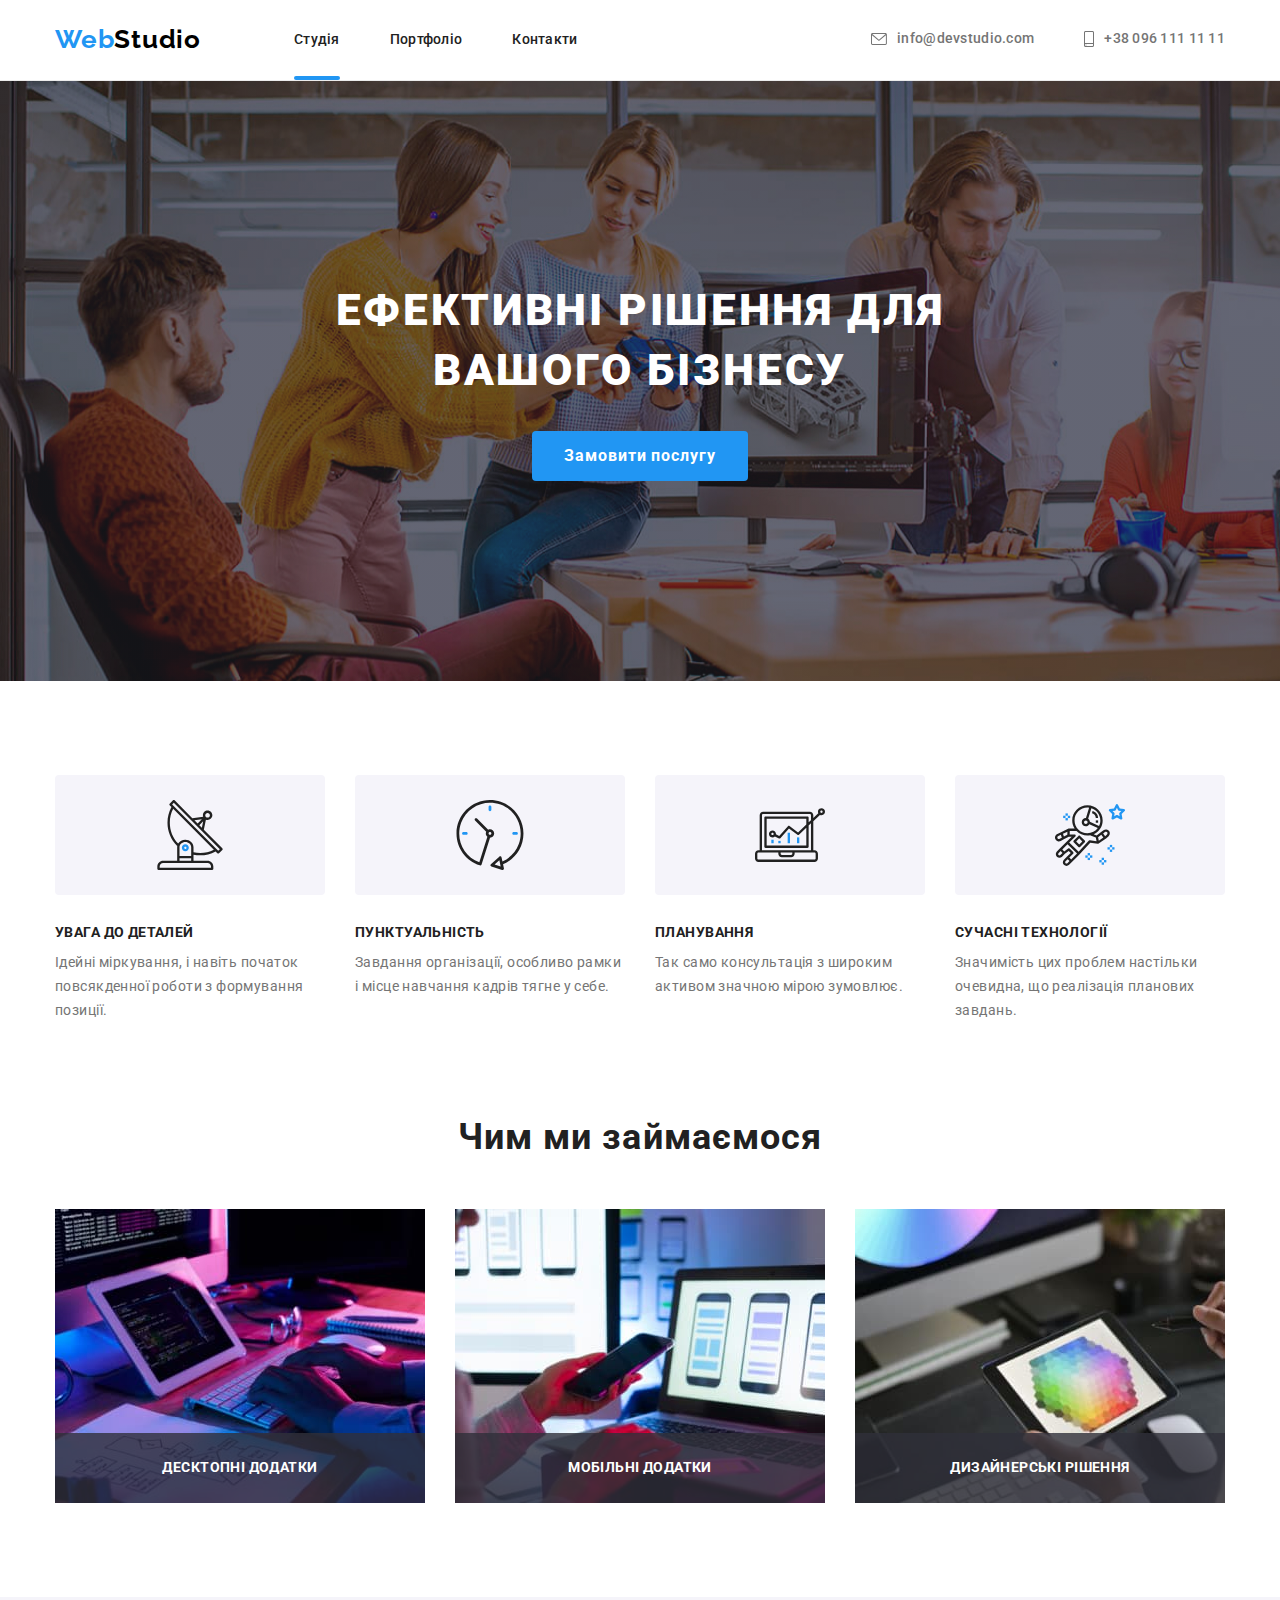
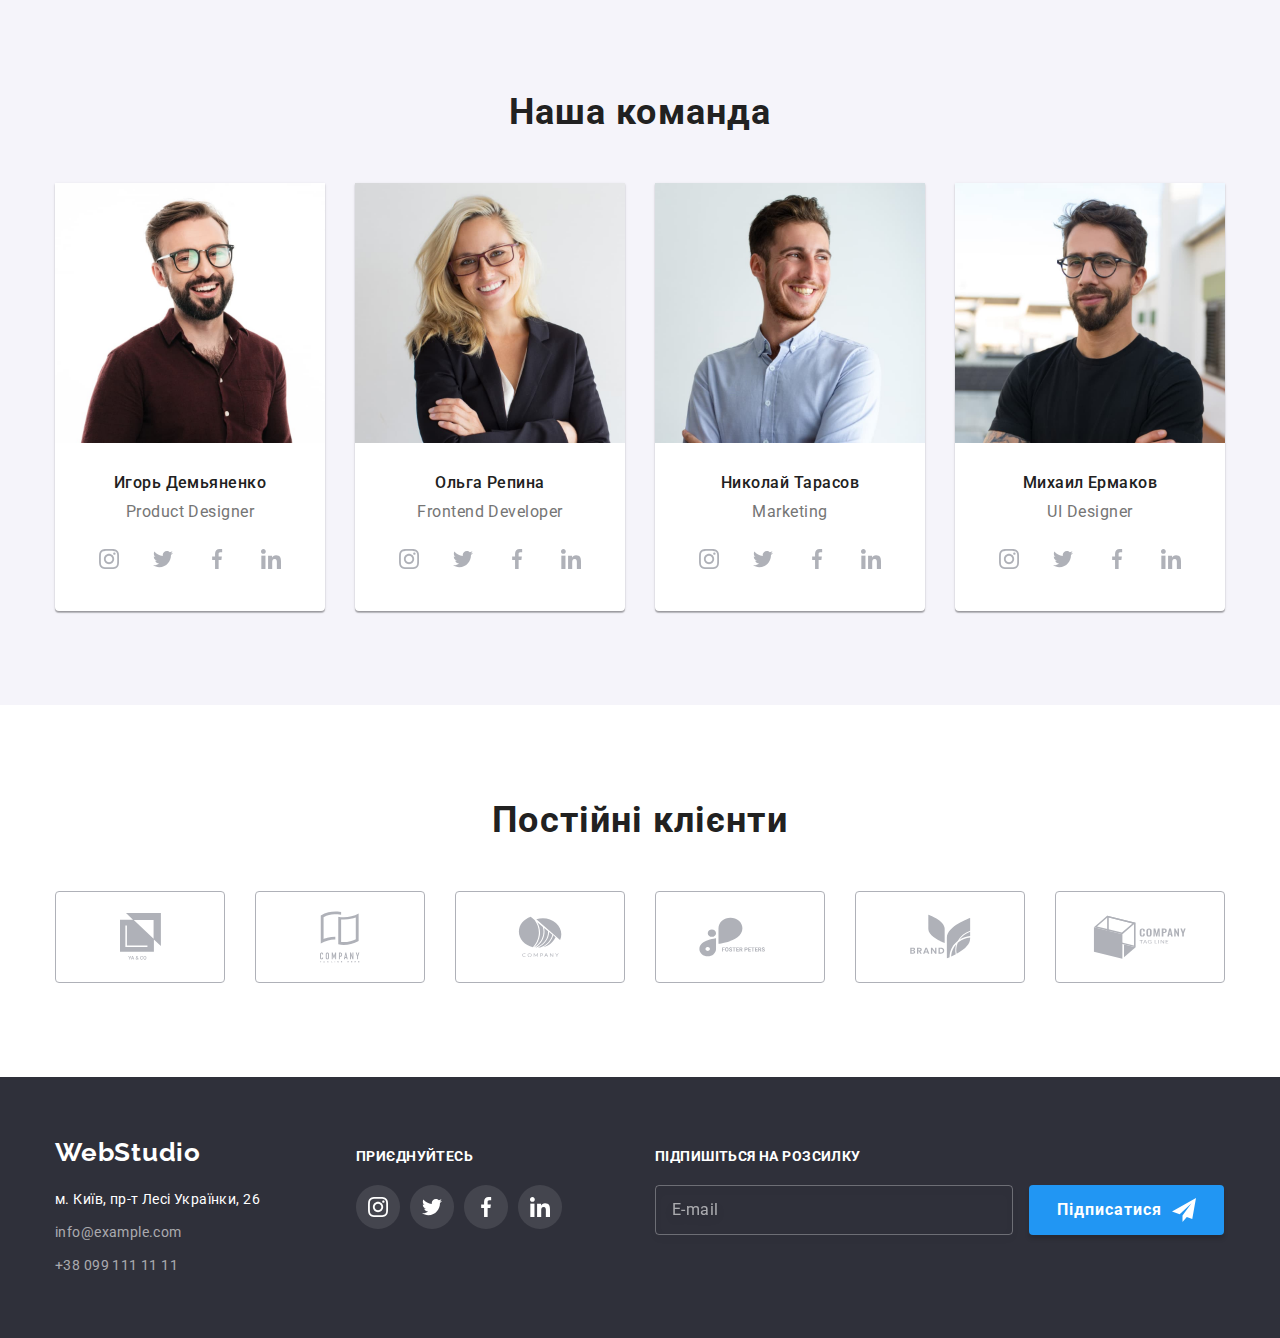
<file: index.html>
<!DOCTYPE html>
<html lang="ru">
  <head>
    <meta charset="UTF-8" />
    <meta http-equiv="X-UA-Compatible" content="IE=edge" />
    <meta name="viewport" content="width=device-width, initial-scale=1.0" />
    <title>Web Studio</title>
    <link rel="preconnect" href="https://fonts.googleapis.com" />
    <link rel="preconnect" href="https://fonts.gstatic.com" crossorigin />
    <link
      href="https://fonts.googleapis.com/css2?family=Raleway:wght@700&family=Roboto:wght@400;500;700;900&display=swap"
      rel="stylesheet"
    />
    <link
      rel="stylesheet"
      href="https://cdn.jsdelivr.net/npm/modern-normalize@1.1.0/modern-normalize.min.css"
    />
    <link rel="stylesheet" href="./css/main.min.css">
  </head>
  <body>
    <!-- HEADER -->
    <header class="page-header">
      <div class="container page-header-container">
        <nav class="page-nav">
          <a class="page-geader__logo link logo" href="" lang="en"
            ><span class="logo__word">Web</span>Studio</a
          >
          <div class="page-nav-container">
            <ul class="menu list">
              <li class="menu__item">
                <a class="menu__link link current" href="">Студія</a>
              </li>
              <li class="menu__item">
                <a class="menu__link link" href="./portfolio.html">Портфоліо</a>
              </li>
              <li class="menu__item">
                <a class="menu__link link" href="">Контакти</a>
              </li>
            </ul>
          </div>
        </nav>
        <ul class="list list-contact">
          <li>
            <a
              class="list-contact__mail-header link"
              href="mailto:info@devstudio.com"
            >
              <svg class="list-contact__icon" width="16" height="12">
                <use href="./img/sprite.svg#icon-envelope"></use>
              </svg>
              info@devstudio.com</a
            >
          </li>
          <li>
            <a class="list-contact__tel-header link" href="tel:+380961111111">
              <svg class="list-contact__icon" width="10" height="16">
                <use href="./img/sprite.svg#icon-smartphone"></use>
              </svg>
              +38 096 111 11 11</a
            >
          </li>
        </ul>
      </div>
    </header>
    <main>
      <!-- HERO -->
      <section class="hero section">
        <div class="container hero-container">
          <h1 class="hero__main-title">Ефективні рішення для вашого бізнесу</h1>
          <button class="hero__main-btn" type="button" data-modal-open>
            Замовити послугу
          </button>
        </div>
      </section>
      <!-- ABOUT -->
      <section class="about section-about">
        <div class="container">
          <h2 class="secondary-title visually-hidden">Наші переваги</h2>
          <ul class="list about-list">
            <li>
              <div class="about-list__item">
                <svg class="about-list-icon" width="70" height="70">
                  <use href="./img/sprite.svg#icon-antenna"></use>
                </svg>
              </div>
              <h3 class="about-title">Увага до деталей</h3>
              <p class="description">
                Ідейні міркування, і навіть початок повсякденної роботи з
                формування позиції.
              </p>
            </li>
            <li>
              <div class="about-list__item">
                <svg class="about-list__icon" width="70" height="70">
                  <use href="./img/sprite.svg#icon-clock"></use>
                </svg>
              </div>
              <h3 class="about-title">Пунктуальність</h3>
              <p class="description">
                Завдання організації, особливо рамки і місце навчання кадрів
                тягне у себе.
              </p>
            </li>
            <li>
              <div class="about-list__item">
                <svg class="about-list__icon" width="70" height="70">
                  <use href="./img/sprite.svg#icon-diagram"></use>
                </svg>
              </div>
              <h3 class="about-title">Планування</h3>
              <p class="description">
                Так само консультація з широким активом значною мірою зумовлює.
              </p>
            </li>
            <li>
              <div class="about-list__item">
                <svg class="about-list__icon" width="70" height="70">
                  <use href="./img/sprite.svg#icon-astronaut"></use>
                </svg>
              </div>
              <h3 class="about-title">Сучасні технології</h3>
              <p class="description">
                Значимість цих проблем настільки очевидна, що реалізація
                планових завдань.
              </p>
            </li>
          </ul>
        </div>
      </section>
      <!-- GALLERY -->
      <section class="gallery">
        <div class="container">
          <h2 class="secondary-title">Чим ми займаємося</h2>
          <ul class="list gallery-list">
            <li>
              <div class="gallery-list__overlay">
                <img
                  src="./img/what_we_do/codding.jpg"
                  alt="кто-то создает сайт используя компьютер"
                  width="370"
                  height="294"
                />
                <p class="gallery-overlay">Десктопні додатки</p>
              </div>
            </li>
            <li>
              <div class="gallery-list__overlay">
                <img
                  src="./img/what_we_do/app.jpg"
                  alt="кто-то держит телефон и ноутбук"
                  width="370"
                  height="294"
                />
                <p class="gallery-overlay">Мобільні додатки</p>
              </div>
            </li>
            <li>
              <div class="gallery-list__overlay">
                <img
                  src="./img/what_we_do/design.jpg"
                  alt="кто-то держит планшет с цветной палитрой"
                  width="370"
                  height="294"
                />
                <p class="gallery-overlay">Дизайнерські рішення</p>
              </div>
            </li>
          </ul>
        </div>
      </section>
      <!-- TEAM -->
      <section class="team section">
        <div class="container">
          <h2 class="secondary-title">Наша команда</h2>
          <ul class="list team-list">
            <li class="employee-card">
              <img
                class="employee-photo"
                src="./img/our_team/igor_demyanenko.jpg"
                alt="Мужчина в очках и бородой в красной рубашке"
                width="270"
                height="260"
              />
              <div class="employee-retreat">
                <h3 class="employee">Игорь Демьяненко</h3>
                <p class="work-position" lang="en">Product Designer</p>
                <ul class="list social-list">
                  <li class="social-list-item">
                    <a class="social-list-link" href="">
                      <svg class="social-list-icon" width="20" height="20">
                        <use href="./img/sprite.svg#instagram"></use>
                      </svg>
                    </a>
                  </li>
                  <li class="social-list-item">
                    <a class="social-list-link" href="">
                      <svg class="social-list-icon" width="20" height="20">
                        <use href="./img/sprite.svg#twitter"></use>
                      </svg>
                    </a>
                  </li>
                  <li class="social-list-item">
                    <a class="social-list-link" href="">
                      <svg class="social-list-icon" width="20" height="20">
                        <use href="./img/sprite.svg#facebook"></use>
                      </svg>
                    </a>
                  </li>
                  <li class="social-list-item">
                    <a class="social-list-link" href="">
                      <svg class="social-list-icon" width="20" height="20">
                        <use href="./img/sprite.svg#linkedin"></use>
                      </svg>
                    </a>
                  </li>
                </ul>
              </div>
            </li>
            <li class="employee-card">
              <img
                class="employee-photo"
                src="./img/our_team/olga_repina.jpg"
                alt="Светловолосая девушка в очках и костюме"
                width="270"
                height="260"
              />
              <div class="employee-retreat">
                <h3 class="employee">Ольга Репина</h3>
                <p class="work-position" lang="en">Frontend Developer</p>
                <ul class="list social-list">
                  <li class="social-list-item">
                    <a class="social-list-link" href="">
                      <svg class="social-list-icon" width="20" height="20">
                        <use href="./img/sprite.svg#instagram"></use>
                      </svg>
                    </a>
                  </li>
                  <li class="social-list-item">
                    <a class="social-list-link" href="">
                      <svg class="social-list-icon" width="20" height="20">
                        <use href="./img/sprite.svg#twitter"></use>
                      </svg>
                    </a>
                  </li>
                  <li class="social-list-item">
                    <a class="social-list-link" href="">
                      <svg class="social-list-icon" width="20" height="20">
                        <use href="./img/sprite.svg#facebook"></use>
                      </svg>
                    </a>
                  </li>
                  <li class="social-list-item">
                    <a class="social-list-link" href="">
                      <svg class="social-list-icon" width="20" height="20">
                        <use href="./img/sprite.svg#linkedin"></use>
                      </svg>
                    </a>
                  </li>
                </ul>
              </div>
            </li>
            <li class="employee-card">
              <img
                class="employee-photo"
                src="./img/our_team/nikolai_tarasov.jpg"
                alt="Мужчина с бородой в светлой рубашке"
                width="270"
                height="260"
              />
              <div class="employee-retreat">
                <h3 class="employee">Николай Тарасов</h3>
                <p class="work-position" lang="en">Marketing</p>
                <ul class="list social-list">
                  <li class="social-list-item">
                    <a class="social-list-link" href="">
                      <svg class="social-list-icon" width="20" height="20">
                        <use href="./img/sprite.svg#instagram"></use>
                      </svg>
                    </a>
                  </li>
                  <li class="social-list-item">
                    <a class="social-list-link" href="">
                      <svg class="social-list-icon" width="20" height="20">
                        <use href="./img/sprite.svg#twitter"></use>
                      </svg>
                    </a>
                  </li>
                  <li class="social-list-item">
                    <a class="social-list-link" href="">
                      <svg class="social-list-icon" width="20" height="20">
                        <use href="./img/sprite.svg#facebook"></use>
                      </svg>
                    </a>
                  </li>
                  <li class="social-list-item">
                    <a class="social-list-link" href="">
                      <svg class="social-list-icon" width="20" height="20">
                        <use href="./img/sprite.svg#linkedin"></use>
                      </svg>
                    </a>
                  </li>
                </ul>
              </div>
            </li>
            <li class="employee-card">
              <img
                class="employee-photo"
                src="./img/our_team/mikhail_ermakov.jpg"
                alt="Мужчина в очках и бородой в черной футболке"
                width="270"
                height="260"
              />
              <div class="employee-retreat">
                <h3 class="employee">Михаил Ермаков</h3>
                <p class="work-position" lang="en">UI Designer</p>
                <ul class="list social-list">
                  <li class="social-list-item">
                    <a class="social-list-link" href="">
                      <svg class="social-list-icon" width="20" height="20">
                        <use href="./img/sprite.svg#instagram"></use>
                      </svg>
                    </a>
                  </li>
                  <li class="social-list-item">
                    <a class="social-list-link" href="">
                      <svg class="social-list-icon" width="20" height="20">
                        <use href="./img/sprite.svg#twitter"></use>
                      </svg>
                    </a>
                  </li>
                  <li class="social-list-item">
                    <a class="social-list-link" href="">
                      <svg class="social-list-icon" width="20" height="20">
                        <use href="./img/sprite.svg#facebook"></use>
                      </svg>
                    </a>
                  </li>
                  <li class="social-list-item">
                    <a class="social-list-link" href="">
                      <svg class="social-list-icon" width="20" height="20">
                        <use href="./img/sprite.svg#linkedin"></use>
                      </svg>
                    </a>
                  </li>
                </ul>
              </div>
            </li>
          </ul>
        </div>
      </section>
      <section class="section">
        <div class="container">
          <h2 class="secondary-title">Постійні клієнти</h2>
          <ul class="clients-list list">
            <li class="clients-list-item">
              <a class="clients-list-link" href="">
                <svg class="clients-list-icon" width="41" height="47">
                  <use href="./img/sprite.svg#icon-client-1"></use>
                </svg>
              </a>
            </li>
            <li class="clients-list-item">
              <a class="clients-list-link" href="">
                <svg class="clients-list-icon" width="40" height="52">
                  <use href="./img/sprite.svg#icon-client-2"></use>
                </svg>
              </a>
            </li>
            <li class="clients-list-item">
              <a class="clients-list-link" href="">
                <svg class="clients-list-icon" width="44" height="41">
                  <use href="./img/sprite.svg#icon-client-3"></use>
                </svg>
              </a>
            </li>
            <li class="clients-list-item">
              <a class="clients-list-link" href="">
                <svg class="clients-list-icon" width="84" height="40">
                  <use href="./img/sprite.svg#icon-client-4"></use>
                </svg>
              </a>
            </li>
            <li class="clients-list-item">
              <a class="clients-list-link" href="">
                <svg class="clients-list-icon" width="63" height="45">
                  <use href="./img/sprite.svg#icon-client-5"></use>
                </svg>
              </a>
            </li>
            <li class="clients-list-item">
              <a class="clients-list-link" href="">
                <svg class="clients-list-icon" width="94" height="44">
                  <use href="./img/sprite.svg#icon-client-6"></use>
                </svg>
              </a>
            </li>
          </ul>
        </div>
      </section>
    </main>
    <!-- FOOTER -->
    <footer class="footer page-footer">
      <div class="container footer-nav">
        <div class="footer-nav-container">
          <a class="logo-footer link" href=""
            ><span class="logo-word">Web</span>Studio</a
          >
          <address class="adress-footer">
            <ul class="list adress-list">
              <li class="adress-item">
                <a
                  class="link contact-adress-footer"
                  href="https://goo.gl/maps/jpYYue2F7rfBRYQ29"
                  target="_blank"
                  rel="noopener noreferrer"
                  >м. Київ, пр-т Лесі Українки, 26</a
                >
              </li>
              <li class="adress-item">
                <a
                  class="link contact-mail-footer"
                  href="mailto:info@example.com"
                  >info@example.com</a
                >
              </li>
              <li class="adress-item">
                <a class="link contact-tel-footer" href="tel:+380991111111"
                  >+38 099 111 11 11</a
                >
              </li>
            </ul>
          </address>
        </div>
        <div class="footer-social-links">
          <p class="footer-text">приєднуйтесь</p>
          <ul class="list social-list">
            <li class="social-list-item">
              <a class="footer-social-list-link" href="">
                <svg class="footer-social-list-icon" width="20" height="20">
                  <use href="./img/sprite.svg#instagram"></use>
                </svg>
              </a>
            </li>
            <li class="social-list-item">
              <a class="footer-social-list-link" href="">
                <svg class="footer-social-list-icon" width="20" height="20">
                  <use href="./img/sprite.svg#twitter"></use>
                </svg>
              </a>
            </li>
            <li class="social-list-item">
              <a class="footer-social-list-link" href="">
                <svg class="footer-social-list-icon" width="20" height="20">
                  <use href="./img/sprite.svg#facebook"></use>
                </svg>
              </a>
            </li>
            <li class="social-list-item">
              <a class="footer-social-list-link" href="">
                <svg class="footer-social-list-icon" width="20" height="20">
                  <use href="./img/sprite.svg#linkedin"></use>
                </svg>
              </a>
            </li>
          </ul>
        </div>
        <div class="footer-sub">
          <form class="footer-sub-form">
            <p class="footer-sub-text">Підпишіться на розсилку</p>
            <label class="footer-sub-field">
              <input
                type="email"
                name="sub_mail"
                class="footer-sub-input"
                placeholder="E-mail"
                pattern="/^([a-z0-9_\.-]+)@([\da-z\.-]+)\.([a-z\.]{2,6})$/"
              />
            </label>
            <button type="submit" class="footer-sub-btn">
              <span class="footer-sub-place"
                >Підписатися
                <svg class="footer-sub-btn-icon" width="24" height="24">
                  <use href="./img/sprite.svg#icon-send"></use>
                </svg>
              </span>
            </button>
          </form>
        </div>
      </div>
    </footer>

    <div class="backdrop is-hidden" data-modal>
      <div class="modal">
        <button type="button" class="modal-button-close" data-modal-close>
          <svg class="modal-button-close-icon" width="18" height="18">
            <use href="./img/sprite.svg#icon-close"></use>
          </svg>
        </button>
        <form class="modal-form">
          <p class="modal-form-text">Залиште свої дані, ми вам передзвонимо</p>
          <label class="modal-form-field">
            <span class="modal-form-input-desc">Ім'я</span>
            <span class="modal-form-input-wrapper">
              <input
                type="text"
                name="user_name"
                class="modal-form-input"
                required
                pattern="[a-zA-Zа-яА-Я]+"
                minlength="2"
              />
              <svg class="modal-form-input-icon" width="18" height="18">
                <use href="./img/sprite.svg#icon-person"></use>
              </svg>
            </span>
          </label>
          <label class="modal-form-field">
            <span class="modal-form-input-desc">Телефон</span>
            <span class="modal-form-input-wrapper">
              <input
                type="tel"
                name="user_phone"
                class="modal-form-input"
                required
                pattern="[\+]\d{3}\s[\(]\d{2}[\)]\s\d{3}[\-]\d{2}[\-]\d{2}"
              />
              <svg class="modal-form-input-icon" width="18" height="18">
                <use href="./img/sprite.svg#icon-phone"></use>
              </svg>
            </span>
          </label>
          <label class="modal-form-field">
            <span class="modal-form-input-desc">Пошта</span>
            <span class="modal-form-input-wrapper">
              <input
                type="email"
                name="user_mail"
                class="modal-form-input"
                required
                pattern="/^([a-z0-9_\.-]+)@([\da-z\.-]+)\.([a-z\.]{2,6})$/"
              />
              <svg class="modal-form-input-icon" width="18" height="18">
                <use href="./img/sprite.svg#icon-email"></use>
              </svg>
            </span>
          </label>
          <label class="modal-form-field">
            <span class="modal-form-input-desc">Коментар</span>
            <textarea
              name="user_massage"
              class="modal-form-massage"
              placeholder="Введіть текст"
            ></textarea>
          </label>
          <input
            type="checkbox"
            id="user-policy"
            name="user_policy"
            class="modal-form-check visually-hidden"
          />
          <label for="user-policy" class="modal-form-check-desc"
            >Погоджуюся з розсилкою та приймаю&nbsp;<a
              href=""
              class="modal-form-check-desc-link"
              >&nbsp;Умови договору</a
            >
          </label>
          <button type="submit" class="modal-form-button-submit">
            Відправити
          </button>
        </form>
      </div>
    </div>
    <script src="./js/modal.js"></script>
  </body>
</html>
</file>
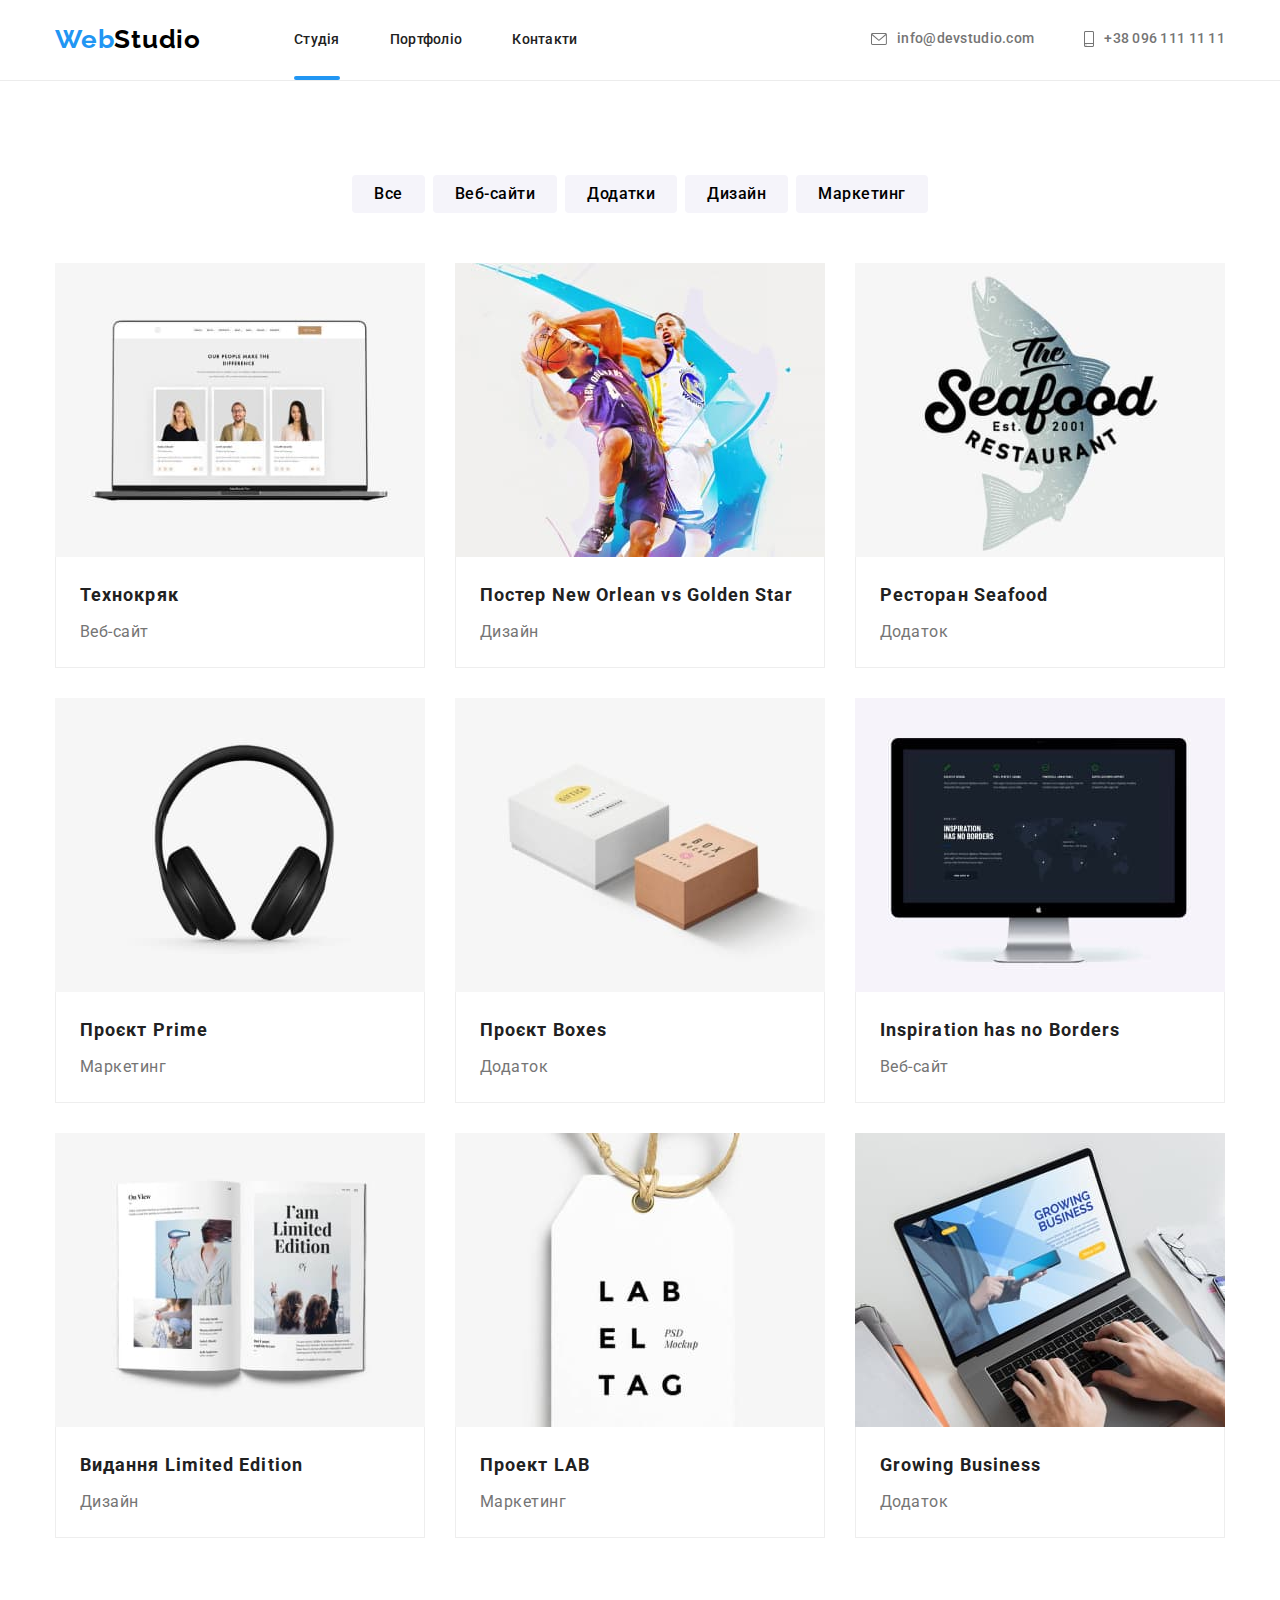
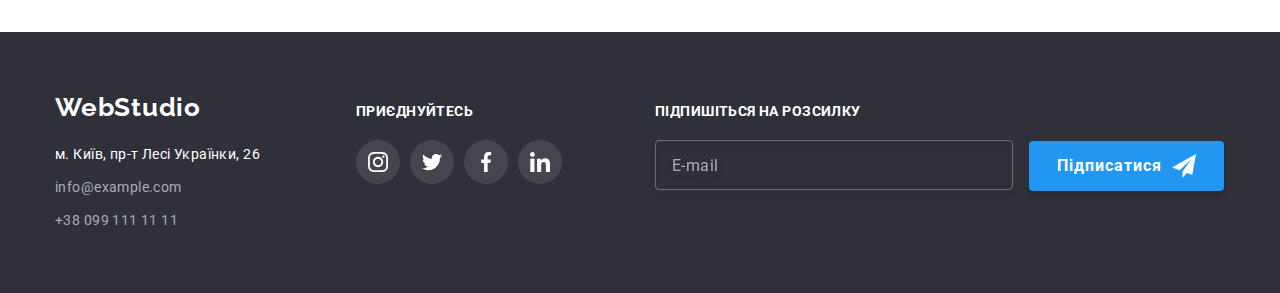
<file: portfolio.html>
<!DOCTYPE html>
<html lang="ru">
<head>
    <meta charset="UTF-8">
    <meta http-equiv="X-UA-Compatible" content="IE=edge">
    <meta name="viewport" content="width=device-width, initial-scale=1.0">
    <title>Портфолио</title>
    <link rel="preconnect" href="https://fonts.googleapis.com">
    <link rel="preconnect" href="https://fonts.gstatic.com" crossorigin>
    <link href="https://fonts.googleapis.com/css2?family=Raleway:wght@700&family=Roboto:wght@400;500;700;900&display=swap"
        rel="stylesheet">
        <link rel="stylesheet" href="https://cdn.jsdelivr.net/npm/modern-normalize@1.1.0/modern-normalize.min.css">
    <link rel="stylesheet" href="./css/main.min.css">
</head>
<body>
    <header class="page-header">
        <div class="container page-header-container">
            <nav class="page-nav">
                <a class="page-geader__logo link logo" href="" lang="en"><span class="logo__word">Web</span>Studio</a>
                <div class="page-nav-container">
                    <ul class="menu list">
                        <li class="menu__item">
                            <a class="menu__link link current" href="">Студія</a>
                        </li>
                        <li class="menu__item">
                            <a class="menu__link link" href="./portfolio.html">Портфоліо</a>
                        </li>
                        <li class="menu__item">
                            <a class="menu__link link" href="">Контакти</a>
                        </li>
                    </ul>
                </div>
            </nav>
            <ul class="list list-contact">
                <li>
                    <a class="list-contact__mail-header link" href="mailto:info@devstudio.com">
                        <svg class="list-contact__icon" width="16" height="12">
                            <use href="./img/sprite.svg#icon-envelope"></use>
                        </svg>
                        info@devstudio.com</a>
                </li>
                <li>
                    <a class="list-contact__tel-header link" href="tel:+380961111111">
                        <svg class="list-contact__icon" width="10" height="16">
                            <use href="./img/sprite.svg#icon-smartphone"></use>
                        </svg>
                        +38 096 111 11 11</a>
                </li>
            </ul>
        </div>
    </header>
    <main>
        <section class="section">
            <h1 class="visually-hidden">Портфоліо</h1>
            <div class="container">
                <ul class="list portfolio-btn-list">
                    <li>
                        <button class="btn-portfolio" type="button">Все</button>
                    </li>
                    <li>
                        <button class="btn-portfolio" type="button">Веб-сайти</button>
                    </li>
                    <li>
                        <button class="btn-portfolio" type="button">Додатки</button>
                    </li>
                    <li>
                        <button class="btn-portfolio" type="button">Дизайн</button>
                    </li>
                    <li>
                        <button class="btn-portfolio" type="button">Маркетинг</button>
                    </li>
                </ul>
            </div>
            <div class="container">
                <ul class="list projects-list">
                    <li class="projects-card">
                        <div class="project-card-overlay">
                            <a class="link" href=""><img class="project-photo" 
                                src="./img/portfolio/laptop-web-site.jpg"
                                alt="открытый ноутбук с веб-сайтом" 
                                width="370" 
                                height="294">
                            <p class="project-overlay">
                                Ресурс пропонує комплексні пропозиції з різним рівнем функціоналу та сервісів. Все це дозволить відвідувачу отримати вичерпні відомості про компанію чи приватну особу.
                            </p>
                        </div>
                            <div class="project-card-wrapper">
                                <h2 class="portfolio-name-project">Технокряк</h2>
                                <p class="type-of-project">Веб-сайт</p>
                            </div>
                            </a>
                    </li>
                    <li class="projects-card">
                        <div class="project-card-overlay">
                            <a class="link" href=""><img class="project-photo" 
                            src="./img/portfolio/basketball-poster.jpg"
                            alt="баскетболист выбивает баскетбольный мяч у другого баскетболиста" 
                            width="370" 
                            height="294">
                            <p class="project-overlay">
                                Ресурс пропонує комплексні пропозиції з різним рівнем функціоналу та сервісів. Все це дозволить відвідувачу отримати вичерпні відомості про компанію чи приватну особу.
                            </p>
                        </div>
                            <div class="project-card-wrapper">
                                <h2 class="portfolio-name-project">Постер New Orlean vs Golden Star</h2>
                                <p class="type-of-project">Дизайн</p>
                            </div>
                            </a>
                    </li>
                    <li class="projects-card">
                        <div class="project-card-overlay">
                            <a class="link" href=""><img class="project-photo" 
                            src="./img/portfolio/restaurant-seafood.jpg"
                            alt="логотип рыбы и надпись The Seafood Restaurant" 
                            width="370" 
                            height="294">
                            <p class="project-overlay">
                                Ресурс пропонує комплексні пропозиції з різним рівнем функціоналу та сервісів. Все це дозволить відвідувачу отримати вичерпні відомості про компанію чи приватну особу.
                            </p>
                        </div>
                            <div class="project-card-wrapper">
                                <h2 class="portfolio-name-project">Ресторан Seafood</h2>
                                <p class="type-of-project">Додаток</p>
                            </div>
                            </a>
                    </li>
                    <li class="projects-card">
                        <div class="project-card-overlay">
                            <a class="link" href=""><img class="project-photo" 
                            src="./img/portfolio/headphone.jpg" 
                            alt="навушники" 
                            width="370" 
                            height="294">
                            <p class="project-overlay">
                                Ресурс пропонує комплексні пропозиції з різним рівнем функціоналу та сервісів. Все це дозволить відвідувачу отримати вичерпні відомості про компанію чи приватну особу.
                            </p>
                        </div>
                            <div class="project-card-wrapper">
                                <h2 class="portfolio-name-project">Проєкт Prime</h2>
                                <p class="type-of-project">Маркетинг</p>
                            </div>
                        </a>
                    </li>
                    <li class="projects-card">
                        <div class="project-card-overlay">
                            <a class="link" href=""><img class="project-photo" 
                            src="./img/portfolio/boxes.jpg" 
                            alt="две коробки" 
                            width="370" 
                            height="294">
                            <p class="project-overlay">
                                Ресурс пропонує комплексні пропозиції з різним рівнем функціоналу та сервісів. Все це дозволить відвідувачу отримати вичерпні відомості про компанію чи приватну особу.
                            </p>
                        </div>
                            <div class="project-card-wrapper">
                                <h2 class="portfolio-name-project">Проєкт Boxes</h2>
                                <p class="type-of-project">Додаток</p>
                            </div>
                            </a>
                    </li>
                    <li class="projects-card">
                        <div class="project-card-overlay">
                            <a class="link" href=""><img class="project-photo" 
                            src="./img/portfolio/monitor.jpg" 
                            alt="монитор с открытым сайтом" 
                            width="370"
                            height="294">
                            <p class="project-overlay">
                                Ресурс пропонує комплексні пропозиції з різним рівнем функціоналу та сервісів. Все це дозволить відвідувачу отримати вичерпні відомості про компанію чи приватну особу.
                            </p>
                        </div>
                            <div class="project-card-wrapper">
                                <h2 class="portfolio-name-project">Inspiration has no Borders</h2>
                                <p class="type-of-project">Веб-сайт</p>
                            </div>
                            </a>
                    </li>
                    <li class="projects-card">
                        <div class="project-card-overlay">
                            <a class="link" href=""><img class="project-photo" 
                            src="./img/portfolio/book.jpg" 
                            alt="открытая книга" 
                            width="370" 
                            height="294">
                            <p class="project-overlay">
                                Ресурс пропонує комплексні пропозиції з різним рівнем функціоналу та сервісів. Все це дозволить відвідувачу отримати вичерпні відомості про компанію чи приватну особу.
                            </p>
                        </div>
                            <div class="project-card-wrapper">
                                <h2 class="portfolio-name-project">Видання Limited Edition</h2>
                                <p class="type-of-project">Дизайн</p>
                            </div>
                            </a>
                    </li>
                    <li class="projects-card">
                        <div class="project-card-overlay">
                            <a class="link" href=""><img class="project-photo" 
                            src="./img/portfolio/project-lab.jpg" 
                            alt="ценник с надписью LAB EL TAG"
                            width="370" 
                            height="294">
                            <p class="project-overlay">
                                Ресурс пропонує комплексні пропозиції з різним рівнем функціоналу та сервісів. Все це дозволить відвідувачу отримати вичерпні відомості про компанію чи приватну особу.
                            </p>
                        </div>
                            <div class="project-card-wrapper">
                                <h2 class="portfolio-name-project">Проект LAB</h2>
                                <p class="type-of-project">Маркетинг</p>
                            </div>
                            </a>
                    </li>
                    <li class="projects-card">
                        <div class="project-card-overlay">
                            <a class="link" href=""><img class="project-photo" 
                            src="./img/portfolio/laptop-growing-business.jpg"
                            alt="открытый ноутбук с сайтом Growing Business" 
                            width="370" 
                            height="294">
                            <p class="project-overlay">
                                Ресурс пропонує комплексні пропозиції з різним рівнем функціоналу та сервісів. Все це дозволить відвідувачу отримати вичерпні відомості про компанію чи приватну особу.
                            </p>
                        </div>
                            <div class="project-card-wrapper">
                                <h2 class="portfolio-name-project">Growing Business</h2>
                                <p class="type-of-project">Додаток</p>
                            </div>
                            </a>
                    </li>
                </ul>
            </div>
        </section>
    </main>
    <footer class="footer page-footer">
        <div class="container footer-nav">
            <div class="footer-nav-container">
                <a class="logo-footer link" href=""><span class="logo-word">Web</span>Studio</a>
                <address class="adress-footer">
                    <ul class="list adress-list">
                        <li class="adress-item">
                            <a class="link contact-adress-footer" href="https://goo.gl/maps/jpYYue2F7rfBRYQ29" target="_blank"
                                rel="noopener noreferrer">м. Київ, пр-т Лесі Українки, 26</a>
                        </li>
                        <li class="adress-item">
                            <a class="link contact-mail-footer" href="mailto:info@example.com">info@example.com</a>
                        </li>
                        <li class="adress-item">
                            <a class="link contact-tel-footer" href="tel:+380991111111">+38 099 111 11 11</a>
                        </li>
                    </ul>
                </address>
            </div>
            <div class="footer-social-links">
                <p class="footer-text">приєднуйтесь</p>
                <ul class="list social-list">
                    <li class="social-list-item">
                        <a class="footer-social-list-link" href="">
                            <svg class="footer-social-list-icon" width="20" height="20">
                                <use href="./img/sprite.svg#instagram"></use>
                            </svg>
                        </a>
                    </li>
                    <li class="social-list-item">
                        <a class="footer-social-list-link" href="">
                            <svg class="footer-social-list-icon" width="20" height="20">
                                <use href="./img/sprite.svg#twitter"></use>
                            </svg>
                        </a>
                    </li>
                    <li class="social-list-item">
                        <a class="footer-social-list-link " href="">
                            <svg class="footer-social-list-icon" width="20" height="20">
                                <use href="./img/sprite.svg#facebook"></use>
                            </svg>
                        </a>
                    </li>
                    <li class="social-list-item">
                        <a class="footer-social-list-link" href="">
                            <svg class="footer-social-list-icon" width="20" height="20">
                                <use href="./img/sprite.svg#linkedin"></use>
                            </svg>
                        </a>
                    </li>
                </ul>
            </div>
            <div class="footer-sub">
                <form class="footer-sub-form">
                    <p class="footer-sub-text">Підпишіться на розсилку</p>
                    <label class="footer-sub-field">
                        <input type="email" name="sub_mail" class="footer-sub-input" placeholder="E-mail">
                    </label>
                    <button type="submit" class="footer-sub-btn"> <span class="footer-sub-place">Підписатися
                            <svg class="footer-sub-btn-icon" width="24" height="24">
                                <use href="./img/sprite.svg#icon-send"></use>
                            </svg></span>
                    </button>
                </form>
            </div>
        </div>
    </footer>
</body>
</html>
</file>
<file: css/main.min.css>
h1,h2,h3,h4,p{margin-top:0;margin-bottom:0}ul{margin-top:0;margin-bottom:0;padding-left:0}img{display:block}button{cursor:pointer}body{font-family:var(--primary-font)}.list{list-style:none}.link{text-decoration:none}.container{width:1200px;margin-left:auto;margin-right:auto;padding-left:15px;padding-right:15px}.section{padding-top:94px;padding-bottom:94px}.secondary-title{font-weight:700;font-size:36px;line-height:1.17;text-align:center;letter-spacing:.03em;color:var(--primary-text-color);margin-bottom:50px}.backdrop{position:fixed;z-index:100;top:0;left:0;width:100%;height:100%;background-color:rgba(0,0,0,.2);transition:opacity var(--transition-dur-and-func),visibility var(--transition-dur-and-func)}.backdrop.is-hidden{opacity:0;visibility:hidden;pointer-events:none}.modal{position:absolute;width:528px;height:581px;top:50%;left:50%;transform:translate(-50%, -50%);background-color:#fff;padding:40px}.modal-button-close{position:absolute;top:14px;right:14px;width:30px;height:30px;display:flex;justify-content:center;align-items:center;padding:0;border-radius:50%;border:1px solid rgba(0,0,0,.1);background-color:rgba(0,0,0,0)}.modal-button-close-icon{transition:fill var(--transition-dur-and-func)}.modal-button-close:hover .modal-button-close-icon,.modal-button-close:focus .modal-button-close-icon{fill:#2196f3}.modal-form{display:flex;flex-direction:column}.modal-form-text{font-weight:700;font-size:20px;line-height:1.15;text-align:center;letter-spacing:.03em;color:#212121;margin-bottom:12px}.modal-form-field{margin-bottom:10px}.modal-form-input-desc{display:block;font-weight:400;font-size:12px;line-height:1.16;letter-spacing:.01em;color:#757575;margin-bottom:4px}.modal-form-input-wrapper{display:block;position:relative}.modal-form-input{width:100%;height:40px;border:1px solid rgba(33,33,33,.2);border-radius:4px;padding-left:42px;font-weight:400;font-size:12px;line-height:1.16;letter-spacing:.01em;transition:border-color var(--transition-dur-and-func)}.modal-form-input:focus{outline:none;border-color:#2196f3}.modal-form-input-icon{position:absolute;top:50%;left:12px;width:18px;height:18px;display:block;transform:translate(0, -50%);transition:fill var(--transition-dur-and-func)}.modal-form-input:focus+.modal-form-input-icon{fill:#2196f3}.modal-form-massage{resize:none;width:100%;height:120px;border:1px solid rgba(33,33,33,.2);border-radius:4px;padding:12px 16px;font-weight:400;font-size:12px;line-height:1.16;letter-spacing:.01em}.modal-form-massage::placeholder{font-weight:400;font-size:12px;line-height:1.16;letter-spacing:.01em;color:rgba(117,117,117,.5);transition:border-color var(--transition-dur-and-func)}.modal-form-massage:focus{outline:none;border-color:#2196f3}.modal-form-check-desc{display:flex;align-items:center;font-weight:400;font-size:14px;line-height:1.71;letter-spacing:.03em;color:#757575;margin-bottom:30px}.modal-form-check-desc::before{content:"";display:block;width:16px;height:15px;margin-right:7px;cursor:pointer;background-image:url(../img/Vector.svg);transition:background-image var(--transition-dur-and-func)}.modal-form-check:checked+.modal-form-check-desc::before{background-image:url(../img/icon_check.svg)}.modal-form-check:focus+.modal-form-check-desc::before{outline:1px solid #2196f3;border-radius:2px}.modal-form-check-desc-link{color:#2196f3;text-decoration-line:underline}.modal-form-button-submit{font-weight:700;font-size:16px;align-self:center;line-height:1.88;letter-spacing:.06em;color:#fff;padding:10px 52px;background-color:#2196f3;box-shadow:0px 4px 4px rgba(0,0,0,.15);border-radius:4px;border:none;transition:background-color var(--transition-dur-and-func),box-shadow var(--transition-dur-and-func),border-radius var(--transition-dur-and-func)}.modal-form-button-submit:hover,.modal-form-button-submit:focus{background-color:#188ce8;box-shadow:0px 4px 4px rgba(0,0,0,.15);border-radius:4px}.description{font-weight:400;font-size:14px;line-height:1.71;letter-spacing:.03em;color:#757575;width:270px}.social-list-link{display:flex;justify-content:center;align-items:center;width:44px;height:44px;border-radius:50%;transition:background-color var(--transition-dur-and-func)}.social-list-link:hover,.social-list-link:focus{background-color:#2196f3}.social-list-icon{fill:#afb1b8;transition:fill var(--transition-dur-and-func)}.social-list-link:hover .social-list-icon,.social-list-link:focus .social-list-icon{fill:#fff}.page-header{padding-top:24px;padding-bottom:25px;border-bottom:1px solid #ececec}.page-header-container{display:flex;align-items:center;justify-content:space-between}.page-nav{display:flex;align-items:center}.page-geader__logo{font-family:var(--secondary-font);font-weight:700;font-size:26px;line-height:1.19;letter-spacing:.03em;color:var(--black-logo-color);margin-right:93px}.logo__word{color:#2196f3}.menu{display:flex;justify-content:center}.menu__item:not(:last-child){margin-right:50px}.menu__link{padding-top:32px;padding-bottom:32px;position:relative;font-weight:500;font-size:14px;line-height:1.14;letter-spacing:.02em;color:var(--primary-text-color);transition:color var(--transition-dur-and-func)}.menu__link:focus,.menu__link:hover{color:#2196f3}.current::after{position:absolute;content:"";left:0;bottom:0;width:100%;height:4px;border-radius:2px;margin-bottom:-1px;background-color:#2196f3}.list-contact{display:flex}.list-contact-icon{margin-right:10px}.list-contact__mail-header{display:flex;justify-content:center;font-weight:500;font-size:14px;line-height:1.14;letter-spacing:.02em;color:#757575;margin-left:auto;margin-right:50px;transition:color var(--transition-dur-and-func)}.list-contact__mail-header:hover,.list-contact__mail-header:focus{color:#2196f3}.list-contact__icon{margin-right:10px;align-self:center;fill:currentColor}.list-contact__tel-header{display:flex;justify-content:center;font-weight:500;font-size:14px;line-height:1.14;letter-spacing:.02em;color:#757575;transition:color var(--transition-dur-and-func)}.list-contact__tel-header:hover,.list-contact__tel-header:focus{color:#2196f3}.hero{background-color:#c4c4c4;padding-top:200px;padding-bottom:200px;background-image:linear-gradient(rgba(47, 48, 58, 0.4), rgba(47, 48, 58, 0.4)),url(../img/bg/bg-img.jpg);background-size:cover}.hero-container{display:flex;flex-direction:column;align-items:center}.hero__main-title{font-weight:900;font-size:44px;line-height:1.36;text-align:center;letter-spacing:.06em;text-transform:uppercase;color:#fff;width:696px;margin-bottom:30px}.hero__main-btn{font-family:var(--primary-font);font-weight:700;font-size:16px;line-height:1.88;text-align:center;letter-spacing:.06em;color:#fff;background-color:#2196f3;padding:10px 32px;border-radius:4px;border:none;transition:background-color var(--transition-dur-and-func),box-shadow var(--transition-dur-and-func),border-radius var(--transition-dur-and-func)}.hero__main-btn:hover,.hero__main-btn:focus{background-color:#188ce8;box-shadow:0px 4px 4px rgba(0,0,0,.15);border-radius:4px}.section-about{padding-top:94px;padding-bottom:47px}.about-list{display:flex;justify-content:space-between}.about-list__item{display:flex;justify-content:center;align-items:center;width:270px;height:120px;background-color:#f5f4fa;border-radius:4px;margin-bottom:30px}.about-title{font-weight:700;font-size:14px;line-height:1.14;letter-spacing:.03em;text-transform:uppercase;color:var(--primary-text-color);margin-bottom:10px}.gallery{padding-top:47px;padding-bottom:94px}.gallery-list{display:flex;justify-content:space-between;flex-wrap:wrap}.gallery-list__overlay{position:relative}.gallery-overlay{position:absolute;bottom:0;left:0;width:100%;overflow:auto;font-weight:700;font-size:14px;line-height:1.14;text-align:center;letter-spacing:.03em;text-transform:uppercase;color:#fff;padding-top:27px;padding-bottom:27px;background-color:rgba(47,48,58,.8)}.team{background-color:#f5f4fa}.team-list{display:flex;flex-wrap:wrap;gap:30px}.employee-card{flex-basis:calc((100% - 90px)/4);background-color:#fff;box-shadow:0px 1px 3px rgba(0,0,0,.12),0px 1px 1px rgba(0,0,0,.14),0px 2px 1px rgba(0,0,0,.2);border-radius:0px 0px 4px 4px}.employee-retreat{padding-top:30px;padding-bottom:30px}.employee{font-weight:500;font-size:16px;line-height:1.19;text-align:center;letter-spacing:.03em;color:var(--primary-text-color);margin-bottom:10px}.work-position{font-weight:400;font-size:16px;line-height:1.19;text-align:center;letter-spacing:.03em;color:#757575;margin-bottom:16px}.social-list{display:flex;justify-content:center;gap:10px}.clients-list{display:flex;justify-content:center;align-items:center;gap:30px;flex-wrap:wrap}.clients-list-link{display:flex;justify-content:center;align-items:center;width:170px;height:92px;border:1px solid #afb1b8;border-radius:4px;transition:border var(--transition-dur-and-func)}.clients-list-link:hover,.clients-list-link:focus{border:1px solid #2196f3}.clients-list-icon{fill:#afb1b8;transition:fill var(--transition-dur-and-func)}.clients-list-link:hover .clients-list-icon,.clients-list-link:focus .clients-list-icon{fill:#2196f3}.footer{background-color:var(--dark-background-color)}.page-footer{padding-top:60px;padding-bottom:60px}.footer-nav{display:flex;align-items:baseline}.footer-nav-container{margin-right:70px}.logo-footer{font-family:var(--secondary-font);font-weight:700;font-size:26px;line-height:1.19;letter-spacing:.03em;color:var(--white-logo-color)}.adress-footer{font-style:normal;width:231px;margin-top:20px}.adress-item:not(:last-child){margin-bottom:9px}.contact-adress-footer{font-weight:400;font-size:14px;line-height:1.71;letter-spacing:.03em;color:#fff;transition:color var(--transition-dur-and-func)}.contact-adress-footer:hover,.contact-adress-footer:focus{color:#2196f3}.contact-mail-footer{font-weight:400;font-size:14px;line-height:1.71;letter-spacing:.03em;color:rgba(255,255,255,.6);transition:color var(--transition-dur-and-func)}.contact-mail-footer:hover,.contact-mail-footer:focus{color:#2196f3}.contact-tel-footer{font-weight:400;font-size:14px;line-height:1.71;letter-spacing:.03em;color:rgba(255,255,255,.6);transition:color var(--transition-dur-and-func)}.contact-tel-footer:hover,.contact-tel-footer:focus{color:#2196f3}.footer-place{display:flex}.footer-text{font-weight:700;font-size:14px;line-height:1.14;letter-spacing:.03em;text-transform:uppercase;color:#fff;margin-bottom:20px}.footer-social-list-link{display:flex;justify-content:center;align-items:center;width:44px;height:44px;border-radius:50%;background:linear-gradient(rgba(255, 255, 255, 0.1), rgba(255, 255, 255, 0.1));transition:background-color var(--transition-dur-and-func)}.footer-social-list-link:hover,.footer-social-list-link:focus{background-color:#2196f3}.footer-social-list-icon{fill:#fff}.footer-social-links{margin-right:93px}.footer-sub-text{font-weight:700;font-size:14px;line-height:1.14;letter-spacing:.03em;text-transform:uppercase;color:#fff;margin-bottom:20px}.footer-sub-input{width:358px;height:50px;padding-left:16px;border:1px solid rgba(255,255,255,.3);filter:drop-shadow(0px 4px 4px rgba(0, 0, 0, 0.15));border-radius:4px;background-color:rgba(0,0,0,0);outline:none;margin-right:12px;caret-color:#fff;font-weight:400;font-size:16px;line-height:1.25;letter-spacing:.03em;color:#fff}.footer-sub-input::placeholder{font-weight:400;font-size:16px;line-height:1.25;display:flex;align-items:center;letter-spacing:.03em;color:rgba(255,255,255,.6)}.footer-sub-place{display:flex;justify-content:center;align-items:center}.footer-sub-btn{padding:10px 28px;font-weight:700;font-size:16px;line-height:1.88;text-align:center;letter-spacing:.06em;color:#fff;background-color:#2196f3;box-shadow:0px 4px 4px rgba(0,0,0,.15);border-radius:4px;border:none;transition:background-color var(--transition-dur-and-func),box-shadow var(--transition-dur-and-func),border-radius var(--transition-dur-and-func)}.footer-sub-btn:hover,.footer-sub-btn:focus{background-color:#188ce8;box-shadow:0px 4px 4px rgba(0,0,0,.15);border-radius:4px}.footer-sub-btn-icon{fill:#fff;margin-left:10px;width:24px;height:24px}.portfolio-btn-list{display:flex;gap:8px;justify-content:center;margin-bottom:50px}.btn-portfolio{font-family:var(--primary-font);font-weight:500;font-size:16px;line-height:1.625;text-align:center;letter-spacing:.03em;background-color:#f5f4fa;border-radius:4px;border:none;padding:6px 22px;transition:color var(--transition-dur-and-func),background-color var(--transition-dur-and-func),box-shadow var(--transition-dur-and-func),border-radius var(--transition-dur-and-func)}.btn-portfolio:hover,.btn-portfolio:focus{color:#fff;background-color:#2196f3;box-shadow:0px 3px 1px rgba(0,0,0,.1),0px 1px 2px rgba(0,0,0,.08),0px 2px 2px rgba(0,0,0,.12);border-radius:4px}.projects-list{display:flex;flex-wrap:wrap;gap:30px}.projects-card{flex-basis:calc((100% - 60px)/3);transition:box-shadow var(--transition-dur-and-func)}.projects-card:hover,.projects-card:focus{box-shadow:0px 1px 1px rgba(0,0,0,.12),0px 4px 4px rgba(0,0,0,.06),1px 4px 6px rgba(0,0,0,.16)}.projects-card:hover .project-overlay,.projects-card:focus .project-overlay{transform:translate(0, 0)}.project-card-wrapper{background:#fff;border:1px solid #eee;border-top:none;padding:20px 24px}.project-card-overlay{position:relative;overflow:hidden}.project-overlay{position:absolute;top:0;right:0;width:100%;height:100%;padding:63px 24px;overflow:auto;transform:translate(0, 100%);transition:transform var(--transition-dur-and-func);background-color:rgba(33,150,243,.9);font-weight:400;font-size:18px;line-height:28px;letter-spacing:.03em;color:#fff}.portfolio-name-project{font-weight:700;font-size:18px;line-height:2;letter-spacing:.06em;color:var(--primary-text-color);margin-bottom:4px}.type-of-project{font-weight:400;font-size:16px;line-height:1.88;letter-spacing:.03em;color:#757575}.visually-hidden{position:absolute;width:1px;height:1px;margin:-1px;border:0;padding:0;white-space:nowrap;clip-path:inset(100%);clip:rect(0 0 0 0);overflow:hidden}:root{--primary-font: "Roboto", sans-serif;--secondary-font: "Raleway", sans-serif;--dark-background-color: #2F303A;--black-logo-color: #000000;--white-logo-color: #FFFFFF;--primary-text-color: #212121;--transition-dur-and-func: 250ms cubic-bezier(0.4, 0, 0.2, 1)}/*# sourceMappingURL=main.min.css.map */
</file>
